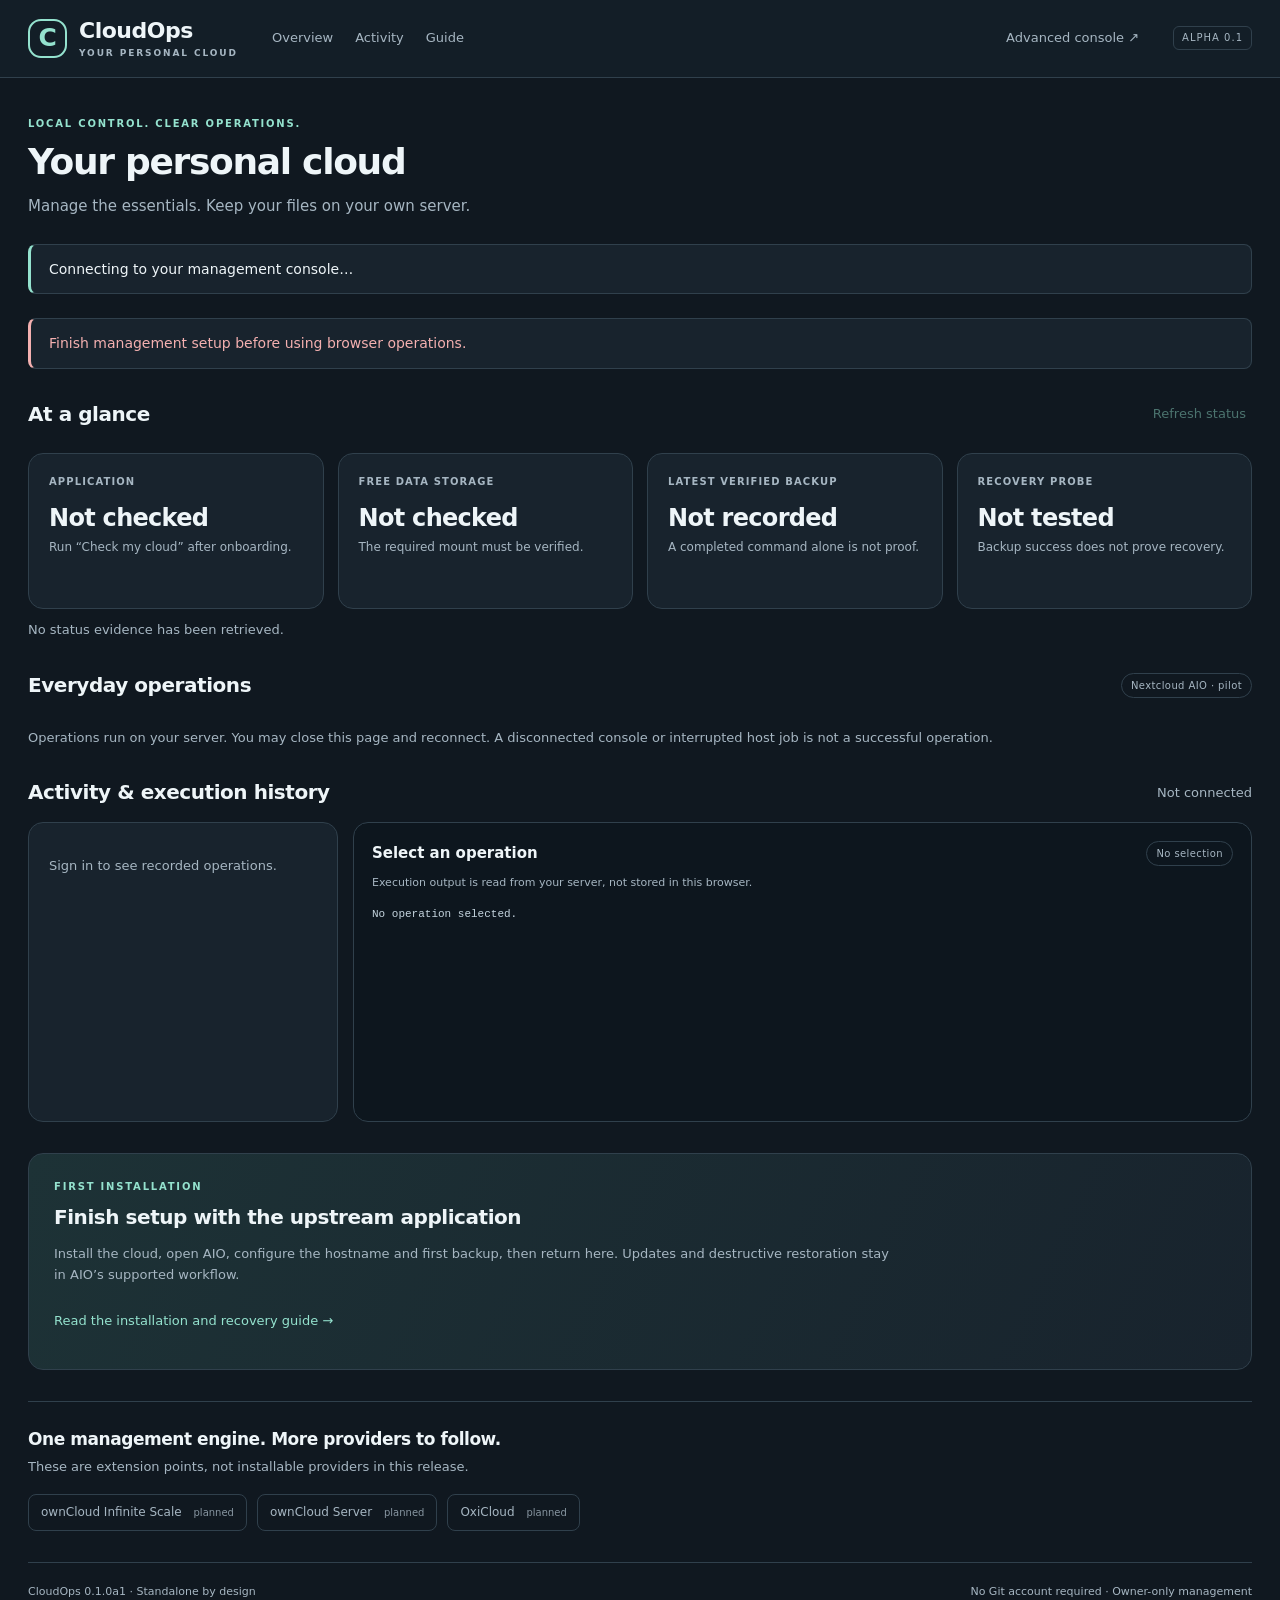
<file: web/index.html>
<!doctype html><html lang="en"><head><meta charset="utf-8"><meta name="viewport" content="width=device-width,initial-scale=1"><meta name="color-scheme" content="dark"><title>Personal Cloud · CloudOps</title><link rel="stylesheet" href="style.css"><script defer src="app.js"></script></head>
<body><header class="topbar"><a class="brand" href="./"><span class="brand-mark" aria-hidden="true">C</span><span>CloudOps<small>YOUR PERSONAL CLOUD</small></span></a><nav aria-label="Main navigation"><a href="#overview">Overview</a><a href="#activity">Activity</a><a href="guide.html">Guide</a><a href="/" class="advanced">Advanced console ↗</a></nav><span class="release">ALPHA 0.1</span></header>
<main><div id="demo-banner" class="notice warning" hidden>Preview environment · Simulated test data, not a deployed server.</div><div class="heading"><div><p class="eyebrow">LOCAL CONTROL. CLEAR OPERATIONS.</p><h1 id="instance-name">Your personal cloud</h1><p class="subtitle">Manage the essentials. Keep your files on your own server.</p></div><a id="open-cloud" class="button outline" hidden rel="noopener" target="_blank">Open my cloud ↗</a></div>
<section id="session" class="notice" aria-live="polite">Connecting to your management console…</section><section id="error" class="notice error" role="alert" hidden></section>
<section id="overview" aria-labelledby="overview-title"><div class="section-title"><h2 id="overview-title">At a glance</h2><button id="refresh" class="text-button" disabled>Refresh status</button></div><div class="metrics">
<article class="metric"><span class="metric-label">APPLICATION</span><strong id="health">Not checked</strong><p id="health-note">Run “Check my cloud” after onboarding.</p></article>
<article class="metric"><span class="metric-label">FREE DATA STORAGE</span><strong id="storage">Not checked</strong><p id="storage-note">The required mount must be verified.</p></article>
<article class="metric"><span class="metric-label">LATEST VERIFIED BACKUP</span><strong id="backup">Not recorded</strong><p id="backup-note">A completed command alone is not proof.</p></article>
<article class="metric"><span class="metric-label">RECOVERY PROBE</span><strong id="recovery">Not tested</strong><p id="recovery-note">Backup success does not prove recovery.</p></article>
</div><p id="checked-at" class="muted freshness">No status evidence has been retrieved.</p></section>
<section aria-labelledby="actions-title"><div class="section-title"><h2 id="actions-title">Everyday operations</h2><span id="provider-label" class="pill">Nextcloud AIO · pilot</span></div><div id="actions" class="action-grid"></div><p class="muted">Operations run on your server. You may close this page and reconnect. A disconnected console or interrupted host job is not a successful operation.</p></section>
<section id="activity" aria-labelledby="activity-title"><div class="section-title"><h2 id="activity-title">Activity &amp; execution history</h2><span id="connection-state" class="muted">Not connected</span></div><div class="activity-layout"><div id="history" class="history"><p class="muted">Sign in to see recorded operations.</p></div><div class="log-panel"><div class="log-heading"><h3 id="log-title">Select an operation</h3><span id="log-status" class="pill">No selection</span></div><p id="job-note" class="muted">Execution output is read from your server, not stored in this browser.</p><pre id="log-output" tabindex="0" aria-label="Operation output">No operation selected.</pre></div></div></section>
<section class="next-steps" aria-labelledby="next-title"><div><p class="eyebrow">FIRST INSTALLATION</p><h2 id="next-title">Finish setup with the upstream application</h2><p>Install the cloud, open AIO, configure the hostname and first backup, then return here. Updates and destructive restoration stay in AIO’s supported workflow.</p><a id="open-aio" class="button outline" hidden rel="noopener" target="_blank">Open AIO setup ↗</a> <a class="text-link" href="guide.html">Read the installation and recovery guide →</a></div></section>
<section class="provider-future" aria-labelledby="providers-title"><h2 id="providers-title">One management engine. More providers to follow.</h2><p class="muted">These are extension points, not installable providers in this release.</p><div class="chips"><span>ownCloud Infinite Scale <em>planned</em></span><span>ownCloud Server <em>planned</em></span><span>OxiCloud <em>planned</em></span></div></section>
<footer><span>CloudOps 0.1.0a1 · Standalone by design</span><span>No Git account required · Owner-only management</span></footer></main>
<dialog id="confirm-dialog"><form method="dialog"><p class="eyebrow">REVIEW OPERATION</p><h2 id="confirm-title">Approve operation</h2><p id="confirm-description"></p><p class="notice warning">This operation may interrupt access. Do not start competing work in AIO. Closing the browser will not stop an operation already started on the host.</p><label class="approval"><input id="approval" type="checkbox"> I have reviewed the operation and approve it.</label><div class="dialog-actions"><button value="cancel" class="button outline">Cancel</button><button id="confirm-submit" value="approve" class="button" disabled>Proceed</button></div></form></dialog>
</body></html>
</file>
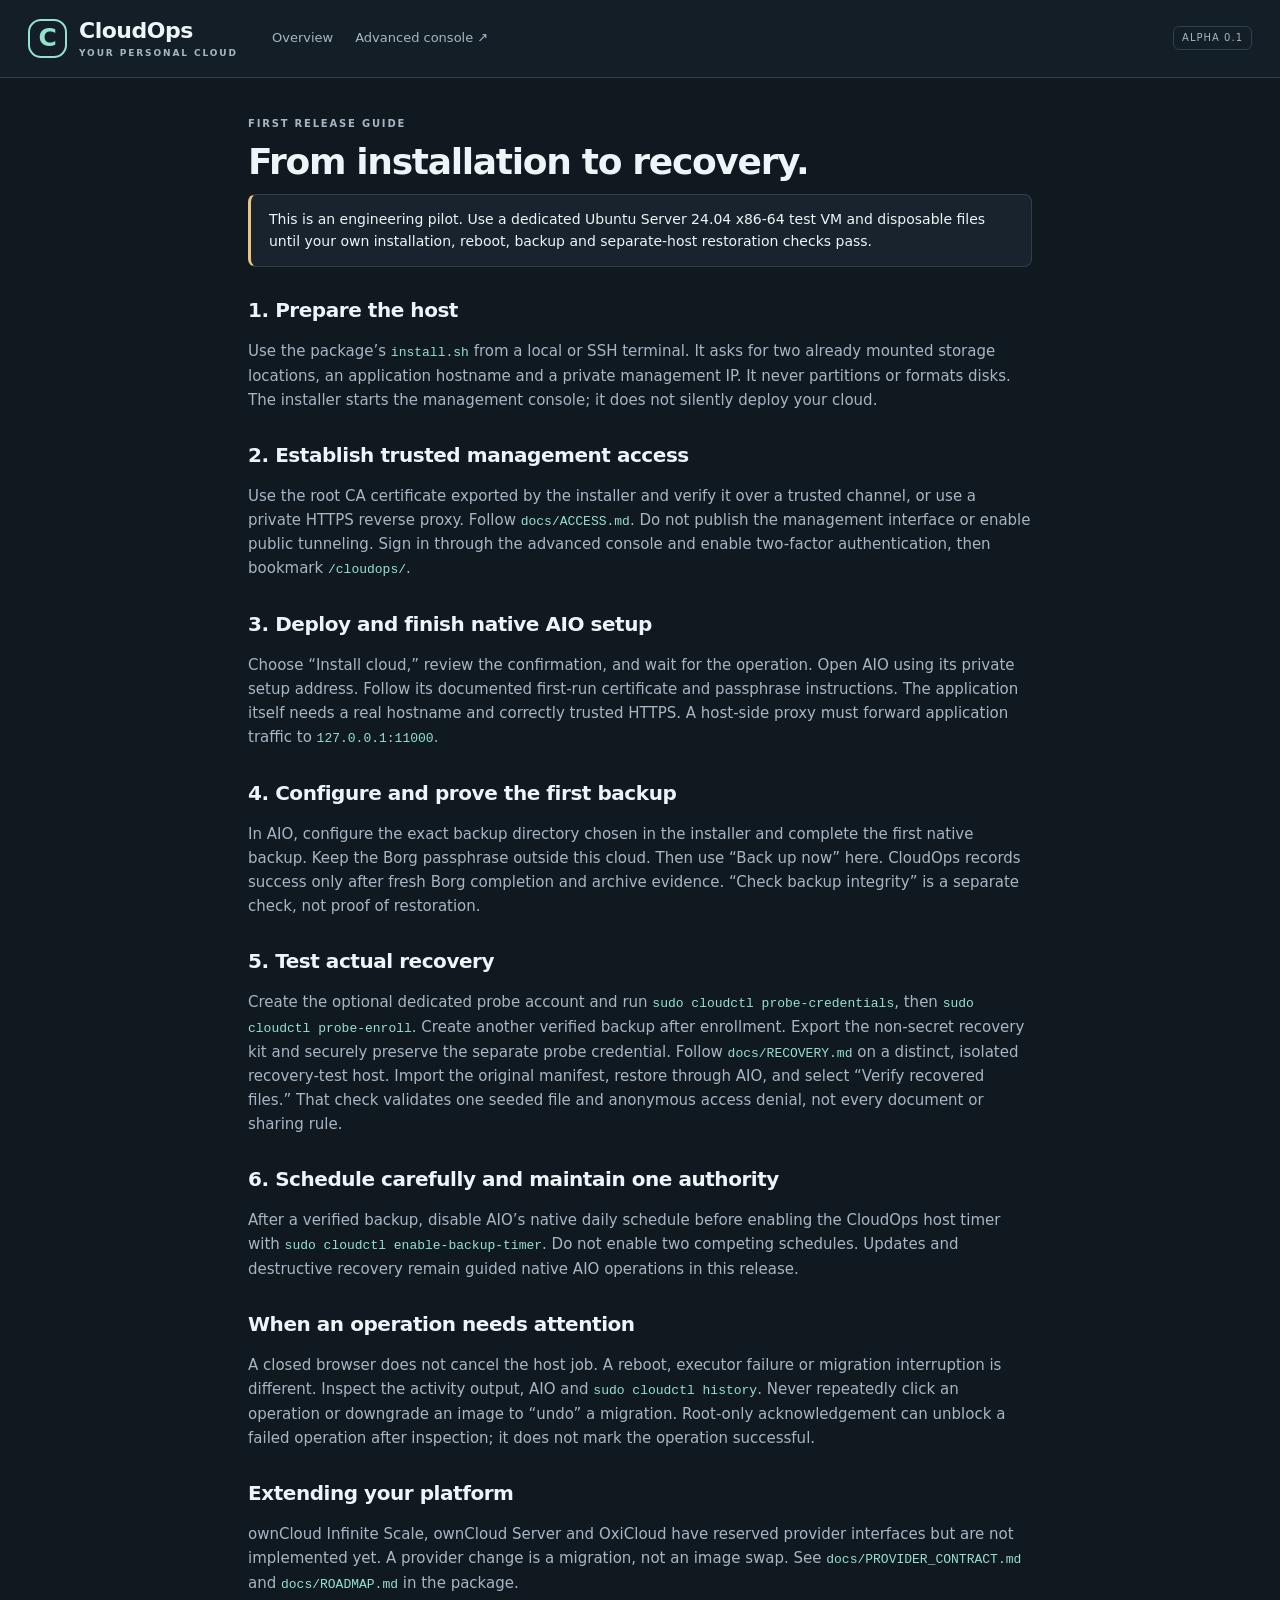
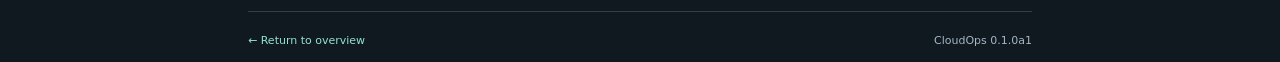
<file: web/guide.html>
<!doctype html><html lang="en"><head><meta charset="utf-8"><meta name="viewport" content="width=device-width,initial-scale=1"><title>Getting started · CloudOps</title><link rel="stylesheet" href="style.css"></head><body><header class="topbar"><a class="brand" href="./"><span class="brand-mark">C</span><span>CloudOps<small>YOUR PERSONAL CLOUD</small></span></a><nav><a href="./">Overview</a><a href="/">Advanced console ↗</a></nav><span class="release">ALPHA 0.1</span></header><main class="guide"><p class="eyebrow">FIRST RELEASE GUIDE</p><h1>From installation to recovery.</h1><div class="notice warning">This is an engineering pilot. Use a dedicated Ubuntu Server 24.04 x86-64 test VM and disposable files until your own installation, reboot, backup and separate-host restoration checks pass.</div><h2>1. Prepare the host</h2><p>Use the package’s <code>install.sh</code> from a local or SSH terminal. It asks for two already mounted storage locations, an application hostname and a private management IP. It never partitions or formats disks. The installer starts the management console; it does not silently deploy your cloud.</p><h2>2. Establish trusted management access</h2><p>Use the root CA certificate exported by the installer and verify it over a trusted channel, or use a private HTTPS reverse proxy. Follow <code>docs/ACCESS.md</code>. Do not publish the management interface or enable public tunneling. Sign in through the advanced console and enable two-factor authentication, then bookmark <code>/cloudops/</code>.</p><h2>3. Deploy and finish native AIO setup</h2><p>Choose “Install cloud,” review the confirmation, and wait for the operation. Open AIO using its private setup address. Follow its documented first-run certificate and passphrase instructions. The application itself needs a real hostname and correctly trusted HTTPS. A host-side proxy must forward application traffic to <code>127.0.0.1:11000</code>.</p><h2>4. Configure and prove the first backup</h2><p>In AIO, configure the exact backup directory chosen in the installer and complete the first native backup. Keep the Borg passphrase outside this cloud. Then use “Back up now” here. CloudOps records success only after fresh Borg completion and archive evidence. “Check backup integrity” is a separate check, not proof of restoration.</p><h2>5. Test actual recovery</h2><p>Create the optional dedicated probe account and run <code>sudo cloudctl probe-credentials</code>, then <code>sudo cloudctl probe-enroll</code>. Create another verified backup after enrollment. Export the non-secret recovery kit and securely preserve the separate probe credential. Follow <code>docs/RECOVERY.md</code> on a distinct, isolated recovery-test host. Import the original manifest, restore through AIO, and select “Verify recovered files.” That check validates one seeded file and anonymous access denial, not every document or sharing rule.</p><h2>6. Schedule carefully and maintain one authority</h2><p>After a verified backup, disable AIO’s native daily schedule before enabling the CloudOps host timer with <code>sudo cloudctl enable-backup-timer</code>. Do not enable two competing schedules. Updates and destructive recovery remain guided native AIO operations in this release.</p><h2>When an operation needs attention</h2><p>A closed browser does not cancel the host job. A reboot, executor failure or migration interruption is different. Inspect the activity output, AIO and <code>sudo cloudctl history</code>. Never repeatedly click an operation or downgrade an image to “undo” a migration. Root-only acknowledgement can unblock a failed operation after inspection; it does not mark the operation successful.</p><h2>Extending your platform</h2><p>ownCloud Infinite Scale, ownCloud Server and OxiCloud have reserved provider interfaces but are not implemented yet. A provider change is a migration, not an image swap. See <code>docs/PROVIDER_CONTRACT.md</code> and <code>docs/ROADMAP.md</code> in the package.</p><footer><a href="./">← Return to overview</a><span>CloudOps 0.1.0a1</span></footer></main></body></html>
</file>
<file: web/style.css>
:root{--bg:#101820;--surface:#18232d;--surface2:#1c2b35;--border:#30404c;--text:#eef5f8;--muted:#a6b6c2;--accent:#94e2ce;--warn:#e9c47d;--error:#f4b0b0;--radius:15px;--font:system-ui,-apple-system,BlinkMacSystemFont,"Segoe UI",sans-serif}*{box-sizing:border-box}html{scroll-behavior:smooth;scroll-padding-top:95px}body{margin:0;background:var(--bg);color:var(--text);font:15px/1.6 var(--font)}[hidden]{display:none!important}a{color:var(--accent);text-decoration:none}a:hover{text-decoration:underline}button,input{font:inherit}button,a.button{min-height:44px}button{cursor:pointer}button:disabled{opacity:.45;cursor:not-allowed}button:focus-visible,a:focus-visible,input:focus-visible,pre:focus-visible{outline:3px solid var(--accent);outline-offset:4px}.topbar{border-bottom:1px solid var(--border);padding:18px max(28px,calc((100vw - 1232px)/2));display:flex;gap:34px;align-items:center;background:#131e27}.brand{display:flex;gap:12px;align-items:center;color:var(--text);font-size:22px;font-weight:700;line-height:1.15;letter-spacing:-.5px;white-space:nowrap}.brand small{display:block;font-size:9px;font-weight:600;color:var(--muted);letter-spacing:1.9px;margin-top:5px}.brand-mark{width:39px;height:39px;border:2px solid var(--accent);border-radius:13px;text-align:center;line-height:34px;color:var(--accent);font-size:25px}.topbar nav{display:flex;gap:22px;align-items:center;flex:1}.topbar nav a{color:var(--muted);font-size:13px}.topbar .advanced{margin-left:auto}.release{border:1px solid var(--border);border-radius:6px;padding:3px 8px;font-size:10px;letter-spacing:1px;color:var(--muted)}main{max-width:1288px;margin:auto;padding:38px 28px 22px}.heading{display:flex;align-items:center;justify-content:space-between;gap:20px;margin:0 0 26px}.eyebrow{font-size:10px;letter-spacing:1.8px;font-weight:700;color:var(--accent);margin:0 0 9px}h1{font-size:36px;letter-spacing:-1.3px;line-height:1.15;margin:0 0 12px;font-weight:650;overflow-wrap:anywhere}.subtitle{margin:0;color:var(--muted)}h2{font-size:20px;line-height:1.35;letter-spacing:-.45px;margin:0}h3{font-size:15px;line-height:1.4;margin:0}.notice{background:var(--surface);border:1px solid var(--border);border-left:3px solid var(--accent);padding:13px 18px;border-radius:8px;margin:0 0 24px;font-size:14px}.notice.warning{border-left-color:var(--warn)}.notice.error{border-left-color:var(--error);color:var(--error)}.notice a{font-weight:600}.section-title{display:flex;justify-content:space-between;gap:14px;align-items:center;margin:0 0 16px}.metrics{display:grid;grid-template-columns:repeat(4,minmax(0,1fr));gap:14px}.metric{background:var(--surface);border:1px solid var(--border);border-radius:var(--radius);padding:20px;min-height:156px}.metric-label{display:block;color:var(--muted);font-size:10px;letter-spacing:1.1px;font-weight:650}.metric strong{display:block;font-size:24px;font-weight:600;letter-spacing:-.7px;margin:14px 0 5px;line-height:1.2;overflow-wrap:anywhere}.metric p{font-size:12px;line-height:1.5;color:var(--muted);margin:0}.good{color:var(--accent)}.warning-text{color:var(--warn)}.muted{color:var(--muted);font-size:13px;line-height:1.6}.freshness{margin:11px 0 30px}.pill{padding:4px 9px;font-size:10px;letter-spacing:.4px;line-height:1.5;border-radius:20px;border:1px solid var(--border);color:var(--muted);white-space:nowrap}.action-grid{display:grid;grid-template-columns:repeat(3,minmax(0,1fr));gap:14px}.action{display:flex;flex-direction:column;align-items:flex-start;background:var(--surface);border:1px solid var(--border);border-radius:var(--radius);padding:20px;color:var(--text);text-align:left;min-height:143px;transition:background .15s,border-color .15s}.action:hover:not(:disabled){background:var(--surface2);border-color:#608578}.action .action-title{font-size:16px;font-weight:600;margin-bottom:8px}.action .action-desc{color:var(--muted);font-size:12px;line-height:1.5}.action .action-type{color:var(--accent);font-size:10px;text-transform:uppercase;letter-spacing:1px;margin-top:auto;padding-top:12px}.button{display:inline-flex;align-items:center;justify-content:center;border:1px solid var(--accent);border-radius:8px;padding:9px 16px;background:var(--accent);color:#0a2420;font-weight:650;font-size:13px;white-space:nowrap}.button.outline{background:transparent;color:var(--accent);border-color:var(--border)}a.button:hover{text-decoration:none;background:var(--surface2);color:var(--accent)}.text-button{border:0;background:transparent;padding:0 6px;color:var(--accent);font-size:13px}.text-link{font-size:13px;display:inline-block;padding:12px 0}section{margin-bottom:31px}.activity-layout{display:grid;grid-template-columns:310px minmax(0,1fr);gap:15px;min-height:300px}.history{border:1px solid var(--border);border-radius:var(--radius);background:var(--surface);max-height:386px;overflow:auto;padding:8px}.history>.muted{padding:12px}.history-item{display:block;text-align:left;width:100%;border:1px solid transparent;background:transparent;color:var(--text);border-radius:9px;padding:12px;margin:0 0 4px}.history-item.selected{background:var(--surface2);border-color:var(--border)}.history-item strong{display:block;font-size:13px}.history-item small{display:block;color:var(--muted);margin-top:4px;font-size:11px}.log-panel{border:1px solid var(--border);border-radius:var(--radius);padding:18px;background:#0d161e;min-width:0}.log-heading{display:flex;align-items:center;justify-content:space-between;gap:10px}.log-panel p{font-size:11px;margin:8px 0 13px;overflow-wrap:anywhere}pre{font:11px/1.8 ui-monospace,SFMono-Regular,Consolas,monospace;color:#c5d5df;white-space:pre-wrap;overflow-wrap:anywhere;max-height:268px;overflow:auto;margin:0}.next-steps{padding:25px;border:1px solid var(--border);border-radius:var(--radius);background:linear-gradient(115deg,#1d3236,#18232d)}.next-steps p:not(.eyebrow){color:var(--muted);max-width:850px;font-size:13px}.next-steps .button{margin-right:15px}.provider-future{border-top:1px solid var(--border);padding-top:26px}.provider-future h2{font-size:17px}.provider-future p{margin:6px 0 16px}.chips{display:flex;gap:10px;flex-wrap:wrap}.chips>span{font-size:12px;padding:8px 12px;border:1px solid var(--border);border-radius:8px;color:var(--muted)}.chips em{font-size:10px;font-style:normal;opacity:.8;margin-left:8px}footer{border-top:1px solid var(--border);padding-top:20px;color:var(--muted);font-size:11px;display:flex;justify-content:space-between;gap:12px}dialog{max-width:560px;width:calc(100% - 32px);background:var(--surface);color:var(--text);border:1px solid var(--border);border-radius:var(--radius);padding:26px}dialog::backdrop{background:#000b}dialog .notice{font-size:13px;margin:16px 0}.approval{font-size:13px;display:flex;align-items:flex-start;gap:10px}.approval input{min-width:20px;min-height:20px;accent-color:var(--accent)}.dialog-actions{display:flex;gap:12px;justify-content:flex-end;margin-top:26px}.guide{max-width:840px}.guide h2{margin:30px 0 12px}.guide p,.guide li{color:var(--muted)}.guide li{margin:10px 0}.guide code{font-size:13px;color:var(--accent)}.guide .notice{color:var(--text)}@media(max-width:1000px){.topbar{padding:18px 24px;gap:25px}.topbar .advanced{display:none}.metrics{grid-template-columns:repeat(2,minmax(0,1fr))}.action-grid{grid-template-columns:repeat(2,minmax(0,1fr))}.activity-layout{grid-template-columns:250px minmax(0,1fr)}}@media(max-width:620px){.topbar{padding:15px 18px;gap:16px;flex-wrap:wrap}.brand{font-size:20px}.brand-mark{height:34px;width:34px;line-height:29px;border-radius:10px}.topbar nav{order:3;flex-basis:100%;gap:25px}.release{margin-left:auto}main{padding:25px 16px 18px}.heading{display:block;margin-bottom:22px}.heading .button{margin-top:18px}h1{font-size:30px}.subtitle{font-size:13px}.metrics{gap:10px}.metric{padding:15px;min-height:149px}.metric-label{font-size:9px;letter-spacing:.6px}.metric strong{font-size:22px}.metric p{font-size:11px}.action-grid{grid-template-columns:1fr;gap:10px}.action{min-height:110px;padding:17px}.action .action-title{font-size:16px}.action .action-desc{font-size:12px}.action .action-type{padding-top:10px}.section-title{align-items:flex-start}.section-title h2{font-size:18px}.section-title .pill{white-space:normal;text-align:right;font-size:9px}.activity-layout{grid-template-columns:1fr}.history{max-height:224px}.log-panel{min-height:265px}.next-steps{padding:21px}.next-steps h2{font-size:20px}.chips{gap:8px}.chips>span{width:100%}footer{display:block}footer span{display:block;margin-bottom:7px}.log-heading{align-items:flex-start}.notice{font-size:13px;padding:12px 14px}.guide{padding-top:25px}}
</file>
